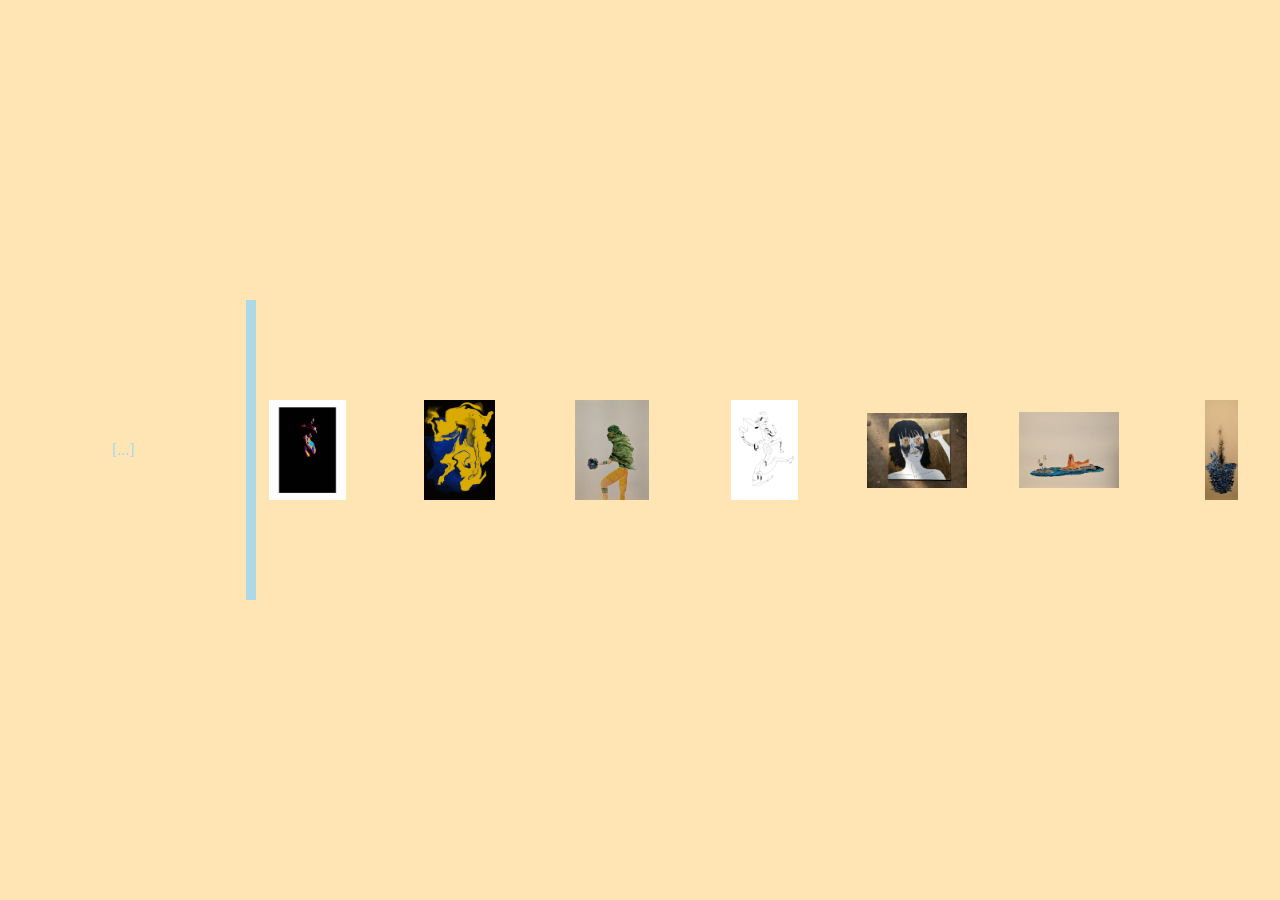
<file: html/art.html>
<!DOCTYPE html>
<html lang="en" dir="ltr">
  <head>
    <meta charset="utf-8">
    <meta content="width=device-width, initial-scale=1" name="viewport">
    <title>Art</title>
    <link rel="shortcut icon" href="#">
    <link rel="stylesheet" type="text/css" href="../css/art.css">
    <!--photoswipe-->
    <link rel="stylesheet" href="../css/photoswipe.css">
    <link rel="stylesheet" href="../css/default-skin.css">
    <script src="../js/photoswipe.js"></script>
    <script src="../js/photoswipe-ui-default.js"></script>
  </head>

  <body>
    <div class="container">

      <div class="descriptions" id="text">
        <a id="homeLink" href="../index.html">[...]</a>
      </div>      

      <div class="building">
        <div class="gallery">
          <div class="item">
            <img
              src="../assets/gallery/blackposestencil.jpg"
              class="image"
              id="img1"
              data-text="blackposestencil"
            />
          </div>

          <div class="item">
            <img
              src="../assets/gallery/bull.jpg"
              class="image"
              id="img2"
              data-text="bull"
            />
          </div>

          <div class="item">
            <img
              src="../assets/gallery/dessertstorm.jpg"
              class="image"
              id="img3"
              data-text="dessertstorm"
            />
          </div>

          <div class="item">
            <img
              src="../assets/gallery/eatingout.jpg"
              class="image"
              id="img4"
              data-text="eatingout"
            />
          </div>

          <div class="item">
            <img
              src="../assets/gallery/flowergirl.jpg"
              class="image"
              id="img5"
              data-text="flowergirl"
            />
          </div>

          <div class="item">
            <img
              src="../assets/gallery/galapagos.jpg"
              class="image"
              id="img6"
              data-text="galapagos"
            />
          </div>

          <div class="item">
            <img
              src="../assets/gallery/ghostamonstwaves.jpg"
              class="image"
              id="img7"
              data-text="ghostamongstwaves"
            />
          </div>

          <div class="item">
            <img
              src="../assets/gallery/icheated.jpg"
              class="image"
              id="img8"
              data-text="icheated"
            />
          </div>

          <div class="item">
            <img
              src="../assets/gallery/layers.jpg"
              class="image"
              id="img9"
              data-text="layers"
            />
          </div>

          <div class="item">
            <img
              src="../assets/gallery/nicehat.jpg"
              class="image"
              id="img10"
              data-text="nicechat"
            />
          </div>

          <div class="item">
            <img
              src="../assets/gallery/surprise.jpg"
              class="image"
              id="img11"
              data-text="surprise"
            />
          </div>

          <div class="item">
            <img
              src="../assets/gallery/swords.jpg"
              class="image"
              id="img12"
              data-text="swords"
            />
          </div>

          <div class="item">
            <img
              src="../assets/gallery/whatodo.jpg"
              class="image"
              id="img13"
              data-text="whattodo"
            />
          </div>
        </div>
      </div>

    </div>

    <!-- Root element of PhotoSwipe. Must have class pswp. -->
    <div class="pswp" tabindex="-1" role="dialog" aria-hidden="true">

      <!-- Background of PhotoSwipe. 
        It's a separate element as animating opacity is faster than rgba(). -->
      <div class="pswp__bg"></div>

      <!-- Slides wrapper with overflow:hidden. -->
      <div class="pswp__scroll-wrap">

        <!-- Container that holds slides. 
            PhotoSwipe keeps only 3 of them in the DOM to save memory.
            Don't modify these 3 pswp__item elements, data is added later on. -->
        <div class="pswp__container">
            <div class="pswp__item"></div>
            <div class="pswp__item"></div>
            <div class="pswp__item"></div>
        </div>

        <!-- Default (PhotoSwipeUI_Default) interface on top of sliding area. Can be changed. -->
        <div class="pswp__ui pswp__ui--hidden">

          <div class="pswp__top-bar">

            <!--  Controls are self-explanatory. Order can be changed. -->

            <div class="pswp__counter"></div>

            <button class="pswp__button pswp__button--close" title="Close (Esc)"></button>
            <button class="pswp__button pswp__button--share" title="Share"></button>
            <button class="pswp__button pswp__button--fs" title="Toggle fullscreen"></button>
            <button class="pswp__button pswp__button--zoom" title="Zoom in/out"></button>

            <!-- Preloader demo https://codepen.io/dimsemenov/pen/yyBWoR -->
            <!-- element will get class pswp__preloader--active when preloader is running -->
            <div class="pswp__preloader">
              <div class="pswp__preloader__icn">
                <div class="pswp__preloader__cut">
                  <div class="pswp__preloader__donut"></div>
                </div>
              </div>
            </div>
          </div>

          <div class="pswp__share-modal pswp__share-modal--hidden pswp__single-tap">
            <div class="pswp__share-tooltip"></div> 
          </div>

          <button class="pswp__button pswp__button--arrow--left" title="Previous (arrow left)">
          </button>

          <button class="pswp__button pswp__button--arrow--right" title="Next (arrow right)">
          </button>

          <div class="pswp__caption">
            <div class="pswp__caption__center"></div>
          </div>

        </div>

      </div>

    </div>

    <script src="../js/changeText.js"></script>
  </body>
</html>
</file>
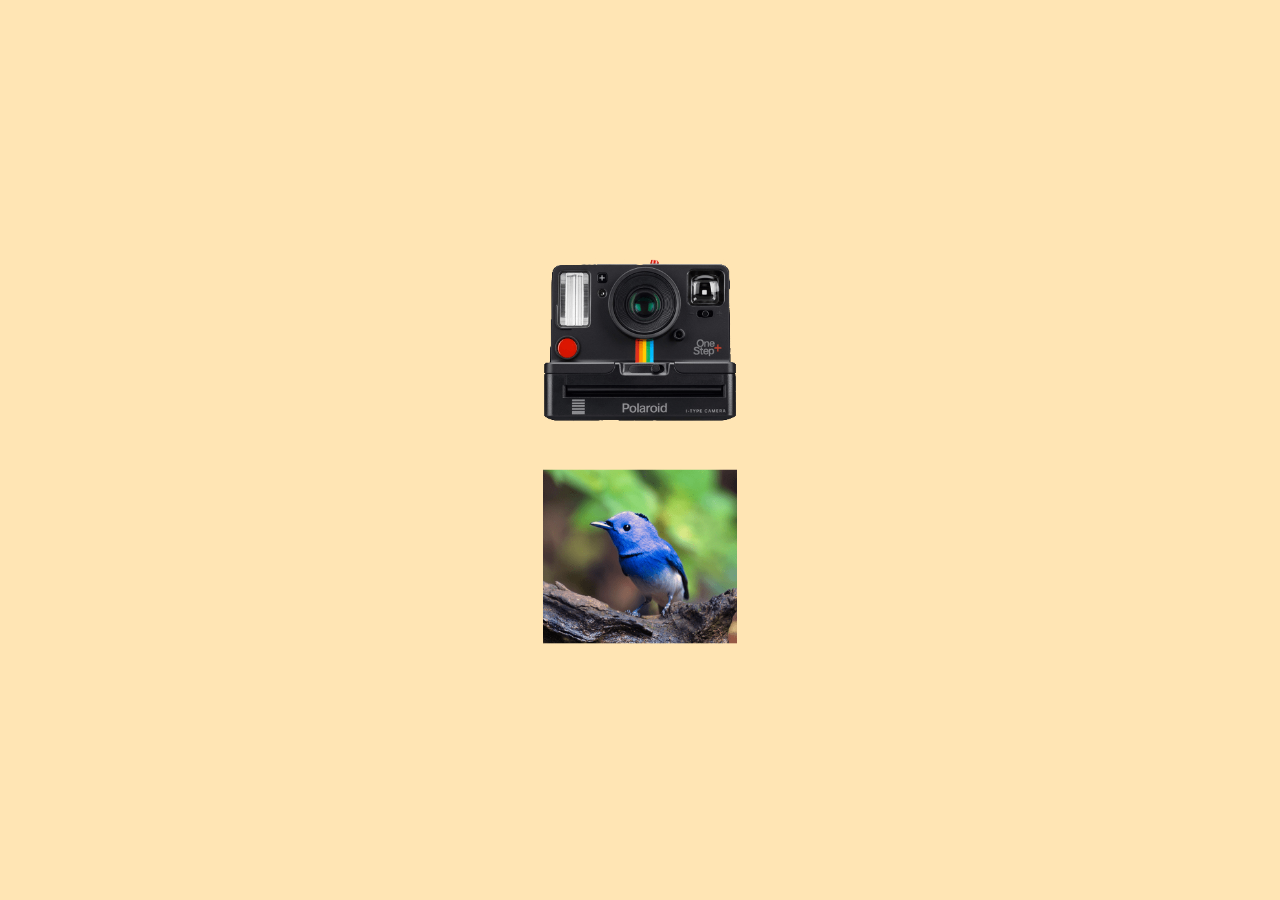
<file: html/contact.html>
<!DOCTYPE html>
<html lang="en">
<head>
    <meta charset="UTF-8">
    <meta name="viewport" content="width=device-width, initial-scale=1.0">
    <title>Contact</title>
    <link rel="shortcut icon" href="#">
    <link rel="stylesheet" type="text/css" href="../css/contact.css">
</head>
<body>
    <div class="container">
        <div class="contact">
            <a id="instaLink" href="https://www.instagram.com/ma2kito">
                <img id="insta" src="../assets/sample/insta.png">
            </a>
            
            <a id="twitterLink" href="https://twitter.com/ma2kito">
                <img id="twitter" src="../assets/sample/twitter.png">
            </a>

        </div>
    </div>
</body>
</html>
</file>
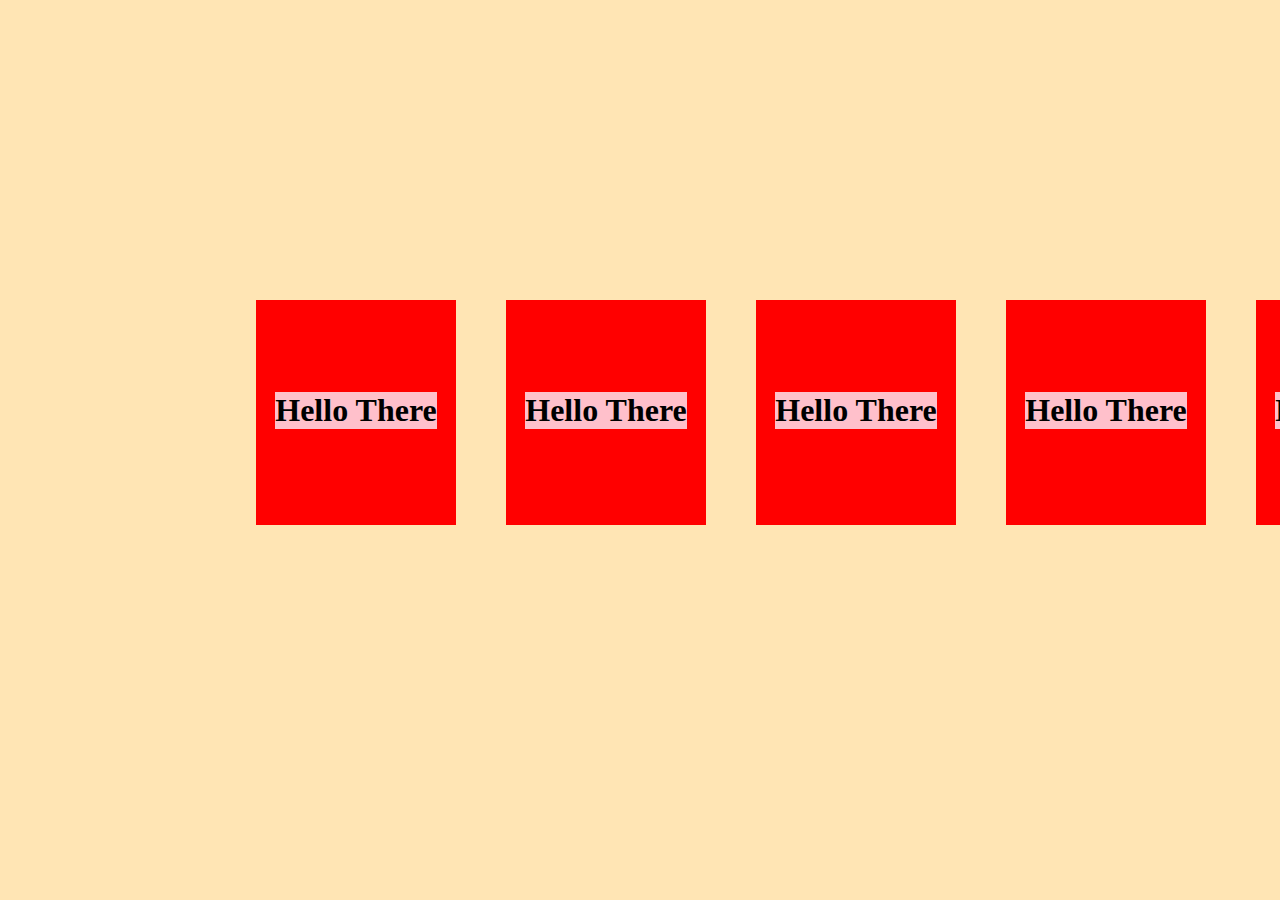
<file: html/whitepapers.html>
<!DOCTYPE html>
<html lang="en" dir="ltr">
  <head>
    <meta charset="utf-8">
    <title>White Papers</title>
    <link rel="shortcut icon" href="#">
    <link rel="stylesheet" type="text/css" href="../css/whitepapers.css">
  </head>

  <body>
    <div class="container">
      <div class="home">

      </div>

      <main>
        <div class="gallery">
          <div class="item">
            <div class="image">
              <h1>Hello There</h1>
            </div>
          </div>

          <div class="item">
            <div class="image">
              <h1>Hello There</h1>
            </div>
          </div>

          <div class="item">
            <div class="image">
              <h1>Hello There</h1>
            </div>
          </div>

          <div class="item">
            <div class="image">
              <h1>Hello There</h1>
            </div>
          </div>

          <div class="item">
            <div class="image">
              <h1>Hello There</h1>
            </div>
          </div>

          <div class="gallery">
            <div class="item">
              <div class="image">
                <h1>Hello There</h1>
              </div>
            </div>

            <div class="item">
              <div class="image">
                <h1>Hello There</h1>
              </div>
            </div>

            <div class="item">
              <div class="image">
                <h1>Hello There</h1>
              </div>
            </div>

            <div class="item">
              <div class="image">
                <h1>Hello There</h1>
              </div>
            </div>

            <div class="item">
              <div class="image">
                <h1>Hello There</h1>
              </div>
            </div>
      </main>
    </div>
  </body>
</html>
</file>
<file: css/art.css>
:root {
  --galleryAmount: 13;
}

* {
  margin: 0;
  padding: 0;
  box-sizing: border-box;
}

body {
  background-color: #ffe5b4;
}

.container {
  height: 100vh;
  width: 100vw;
  display: grid;
  grid-template-columns: 1fr 4fr;
  grid-template-rows: 1fr 1fr 1fr;
}

.descriptions {
  grid-column: 1/2;
  grid-row: 2/3;
  display: flex;
  flex-direction: column;
  position: relative;
  justify-content: center;
  align-items: center;
  color: #add8e6;
  border-right: 10px solid #add8e6;
  padding: 30px;
}

#homeLink {
  color: #add8e6;
  text-decoration: none;
}

#homeLink:hover {
  color: white;
}

.building {
  display: grid;
  align-items: center;
  overflow-y: hidden;
  grid-column: 2/3;
  grid-row: 2/3;
}

.gallery {
  height: 100%;
  width: 100%;
  display: grid;
  grid-template-columns: repeat(var(--galleryAmount), 10%);
  grid-auto-flow: column;
  grid-gap: 50px;
  overflow-x: scroll;
  overflow-y: hidden;
  scroll-snap-type: x proximity;
}

.gallery::-webkit-scrollbar {
  display: none;
}

@-moz-document url-prefix() {
  /* Disable scrollbar Firefox */
  .gallery {
    scrollbar-width: none;
  }
}

.item {
  scroll-snap-align: start;
  display: flex;
  flex-direction: column;
  justify-content: center;
  align-items: center;
  height: 100%;
  width: 100%;
}

.image {
  display: flex;
  justify-content: center;
  align-items: center;
  max-height: 100px;
  max-width: 100px;
  background-color: pink;
}

#lightbox {
  position: fixed;
  z-index: 99;
  top: 0;
  width: 100%;
  height: 100%;
  background-color: rgba(173, 216, 230, 0.5);
  display: none;
}

#lightbox.active {
  display: flex;
  justify-content: center;
  align-items: center;
}
</file>
<file: css/photoswipe.css>
/*! PhotoSwipe main CSS by Dmitry Semenov | photoswipe.com | MIT license */
/*
	Styles for basic PhotoSwipe functionality (sliding area, open/close transitions)
*/
/* pswp = photoswipe */
.pswp {
  display: none;
  position: absolute;
  width: 100%;
  height: 100%;
  left: 0;
  top: 0;
  overflow: hidden;
  -ms-touch-action: none;
  touch-action: none;
  z-index: 1500;
  -webkit-text-size-adjust: 100%;
  /* create separate layer, to avoid paint on window.onscroll in webkit/blink */
  -webkit-backface-visibility: hidden;
  outline: none; }
  .pswp * {
    -webkit-box-sizing: border-box;
            box-sizing: border-box; }
  .pswp img {
    max-width: none; }

/* style is added when JS option showHideOpacity is set to true */
.pswp--animate_opacity {
  /* 0.001, because opacity:0 doesn't trigger Paint action, which causes lag at start of transition */
  opacity: 0.001;
  will-change: opacity;
  /* for open/close transition */
  -webkit-transition: opacity 333ms cubic-bezier(0.4, 0, 0.22, 1);
          transition: opacity 333ms cubic-bezier(0.4, 0, 0.22, 1); }

.pswp--open {
  display: block; }

.pswp--zoom-allowed .pswp__img {
  /* autoprefixer: off */
  cursor: -webkit-zoom-in;
  cursor: -moz-zoom-in;
  cursor: zoom-in; }

.pswp--zoomed-in .pswp__img {
  /* autoprefixer: off */
  cursor: -webkit-grab;
  cursor: -moz-grab;
  cursor: grab; }

.pswp--dragging .pswp__img {
  /* autoprefixer: off */
  cursor: -webkit-grabbing;
  cursor: -moz-grabbing;
  cursor: grabbing; }

/*
	Background is added as a separate element.
	As animating opacity is much faster than animating rgba() background-color.
*/
.pswp__bg {
  position: absolute;
  left: 0;
  top: 0;
  width: 100%;
  height: 100%;
  background: #000;
  opacity: 0;
  -webkit-transform: translateZ(0);
          transform: translateZ(0);
  -webkit-backface-visibility: hidden;
  will-change: opacity; }

.pswp__scroll-wrap {
  position: absolute;
  left: 0;
  top: 0;
  width: 100%;
  height: 100%;
  overflow: hidden; }

.pswp__container,
.pswp__zoom-wrap {
  -ms-touch-action: none;
  touch-action: none;
  position: absolute;
  left: 0;
  right: 0;
  top: 0;
  bottom: 0; }

/* Prevent selection and tap highlights */
.pswp__container,
.pswp__img {
  -webkit-user-select: none;
  -moz-user-select: none;
  -ms-user-select: none;
      user-select: none;
  -webkit-tap-highlight-color: transparent;
  -webkit-touch-callout: none; }

.pswp__zoom-wrap {
  position: absolute;
  width: 100%;
  -webkit-transform-origin: left top;
  -ms-transform-origin: left top;
  transform-origin: left top;
  /* for open/close transition */
  -webkit-transition: -webkit-transform 333ms cubic-bezier(0.4, 0, 0.22, 1);
          transition: transform 333ms cubic-bezier(0.4, 0, 0.22, 1); }

.pswp__bg {
  will-change: opacity;
  /* for open/close transition */
  -webkit-transition: opacity 333ms cubic-bezier(0.4, 0, 0.22, 1);
          transition: opacity 333ms cubic-bezier(0.4, 0, 0.22, 1); }

.pswp--animated-in .pswp__bg,
.pswp--animated-in .pswp__zoom-wrap {
  -webkit-transition: none;
  transition: none; }

.pswp__container,
.pswp__zoom-wrap {
  -webkit-backface-visibility: hidden; }

.pswp__item {
  position: absolute;
  left: 0;
  right: 0;
  top: 0;
  bottom: 0;
  overflow: hidden; }

.pswp__img {
  position: absolute;
  width: auto;
  height: auto;
  top: 0;
  left: 0; }

/*
	stretched thumbnail or div placeholder element (see below)
	style is added to avoid flickering in webkit/blink when layers overlap
*/
.pswp__img--placeholder {
  -webkit-backface-visibility: hidden; }

/*
	div element that matches size of large image
	large image loads on top of it
*/
.pswp__img--placeholder--blank {
  background: #222; }

.pswp--ie .pswp__img {
  width: 100% !important;
  height: auto !important;
  left: 0;
  top: 0; }

/*
	Error message appears when image is not loaded
	(JS option errorMsg controls markup)
*/
.pswp__error-msg {
  position: absolute;
  left: 0;
  top: 50%;
  width: 100%;
  text-align: center;
  font-size: 14px;
  line-height: 16px;
  margin-top: -8px;
  color: #CCC; }

.pswp__error-msg a {
  color: #CCC;
  text-decoration: underline; }
</file>
<file: css/default-skin.css>
/*! PhotoSwipe Default UI CSS by Dmitry Semenov | photoswipe.com | MIT license */
/*

	Contents:

	1. Buttons
	2. Share modal and links
	3. Index indicator ("1 of X" counter)
	4. Caption
	5. Loading indicator
	6. Additional styles (root element, top bar, idle state, hidden state, etc.)

*/
/*
	
	1. Buttons

 */
/* <button> css reset */
.pswp__button {
  width: 44px;
  height: 44px;
  position: relative;
  background: none;
  cursor: pointer;
  overflow: visible;
  -webkit-appearance: none;
  display: block;
  border: 0;
  padding: 0;
  margin: 0;
  float: right;
  opacity: 0.75;
  -webkit-transition: opacity 0.2s;
          transition: opacity 0.2s;
  -webkit-box-shadow: none;
          box-shadow: none; }
  .pswp__button:focus, .pswp__button:hover {
    opacity: 1; }
  .pswp__button:active {
    outline: none;
    opacity: 0.9; }
  .pswp__button::-moz-focus-inner {
    padding: 0;
    border: 0; }

/* pswp__ui--over-close class it added when mouse is over element that should close gallery */
.pswp__ui--over-close .pswp__button--close {
  opacity: 1; }

.pswp__button,
.pswp__button--arrow--left:before,
.pswp__button--arrow--right:before {
  background: url(../assets/default-skin.png) 0 0 no-repeat;
  background-size: 264px 88px;
  width: 44px;
  height: 44px; }

@media (-webkit-min-device-pixel-ratio: 1.1), (-webkit-min-device-pixel-ratio: 1.09375), (min-resolution: 105dpi), (min-resolution: 1.1dppx) {
  /* Serve SVG sprite if browser supports SVG and resolution is more than 105dpi */
  .pswp--svg .pswp__button,
  .pswp--svg .pswp__button--arrow--left:before,
  .pswp--svg .pswp__button--arrow--right:before {
    background-image: url(../assets/default-skin.svg); }
  .pswp--svg .pswp__button--arrow--left,
  .pswp--svg .pswp__button--arrow--right {
    background: none; } }

.pswp__button--close {
  background-position: 0 -44px; }

.pswp__button--share {
  background-position: -44px -44px; }

.pswp__button--fs {
  display: none; }

.pswp--supports-fs .pswp__button--fs {
  display: block; }

.pswp--fs .pswp__button--fs {
  background-position: -44px 0; }

.pswp__button--zoom {
  display: none;
  background-position: -88px 0; }

.pswp--zoom-allowed .pswp__button--zoom {
  display: block; }

.pswp--zoomed-in .pswp__button--zoom {
  background-position: -132px 0; }

/* no arrows on touch screens */
.pswp--touch .pswp__button--arrow--left,
.pswp--touch .pswp__button--arrow--right {
  visibility: hidden; }

/*
	Arrow buttons hit area
	(icon is added to :before pseudo-element)
*/
.pswp__button--arrow--left,
.pswp__button--arrow--right {
  background: none;
  top: 50%;
  margin-top: -50px;
  width: 70px;
  height: 100px;
  position: absolute; }

.pswp__button--arrow--left {
  left: 0; }

.pswp__button--arrow--right {
  right: 0; }

.pswp__button--arrow--left:before,
.pswp__button--arrow--right:before {
  content: '';
  top: 35px;
  background-color: rgba(0, 0, 0, 0.3);
  height: 30px;
  width: 32px;
  position: absolute; }

.pswp__button--arrow--left:before {
  left: 6px;
  background-position: -138px -44px; }

.pswp__button--arrow--right:before {
  right: 6px;
  background-position: -94px -44px; }

/*

	2. Share modal/popup and links

 */
.pswp__counter,
.pswp__share-modal {
  -webkit-user-select: none;
  -moz-user-select: none;
  -ms-user-select: none;
      user-select: none; }

.pswp__share-modal {
  display: block;
  background: rgba(0, 0, 0, 0.5);
  width: 100%;
  height: 100%;
  top: 0;
  left: 0;
  padding: 10px;
  position: absolute;
  z-index: 1600;
  opacity: 0;
  -webkit-transition: opacity 0.25s ease-out;
          transition: opacity 0.25s ease-out;
  -webkit-backface-visibility: hidden;
  will-change: opacity; }

.pswp__share-modal--hidden {
  display: none; }

.pswp__share-tooltip {
  z-index: 1620;
  position: absolute;
  background: #FFF;
  top: 56px;
  border-radius: 2px;
  display: block;
  width: auto;
  right: 44px;
  -webkit-box-shadow: 0 2px 5px rgba(0, 0, 0, 0.25);
          box-shadow: 0 2px 5px rgba(0, 0, 0, 0.25);
  -webkit-transform: translateY(6px);
      -ms-transform: translateY(6px);
          transform: translateY(6px);
  -webkit-transition: -webkit-transform 0.25s;
          transition: transform 0.25s;
  -webkit-backface-visibility: hidden;
  will-change: transform; }
  .pswp__share-tooltip a {
    display: block;
    padding: 8px 12px;
    color: #000;
    text-decoration: none;
    font-size: 14px;
    line-height: 18px; }
    .pswp__share-tooltip a:hover {
      text-decoration: none;
      color: #000; }
    .pswp__share-tooltip a:first-child {
      /* round corners on the first/last list item */
      border-radius: 2px 2px 0 0; }
    .pswp__share-tooltip a:last-child {
      border-radius: 0 0 2px 2px; }

.pswp__share-modal--fade-in {
  opacity: 1; }
  .pswp__share-modal--fade-in .pswp__share-tooltip {
    -webkit-transform: translateY(0);
        -ms-transform: translateY(0);
            transform: translateY(0); }

/* increase size of share links on touch devices */
.pswp--touch .pswp__share-tooltip a {
  padding: 16px 12px; }

a.pswp__share--facebook:before {
  content: '';
  display: block;
  width: 0;
  height: 0;
  position: absolute;
  top: -12px;
  right: 15px;
  border: 6px solid transparent;
  border-bottom-color: #FFF;
  -webkit-pointer-events: none;
  -moz-pointer-events: none;
  pointer-events: none; }

a.pswp__share--facebook:hover {
  background: #3E5C9A;
  color: #FFF; }
  a.pswp__share--facebook:hover:before {
    border-bottom-color: #3E5C9A; }

a.pswp__share--twitter:hover {
  background: #55ACEE;
  color: #FFF; }

a.pswp__share--pinterest:hover {
  background: #CCC;
  color: #CE272D; }

a.pswp__share--download:hover {
  background: #DDD; }

/*

	3. Index indicator ("1 of X" counter)

 */
.pswp__counter {
  position: absolute;
  left: 0;
  top: 0;
  height: 44px;
  font-size: 13px;
  line-height: 44px;
  color: #FFF;
  opacity: 0.75;
  padding: 0 10px; }

/*
	
	4. Caption

 */
.pswp__caption {
  position: absolute;
  left: 0;
  bottom: 0;
  width: 100%;
  min-height: 44px; }
  .pswp__caption small {
    font-size: 11px;
    color: #BBB; }

.pswp__caption__center {
  text-align: left;
  max-width: 420px;
  margin: 0 auto;
  font-size: 13px;
  padding: 10px;
  line-height: 20px;
  color: #CCC; }

.pswp__caption--empty {
  display: none; }

/* Fake caption element, used to calculate height of next/prev image */
.pswp__caption--fake {
  visibility: hidden; }

/*

	5. Loading indicator (preloader)

	You can play with it here - http://codepen.io/dimsemenov/pen/yyBWoR

 */
.pswp__preloader {
  width: 44px;
  height: 44px;
  position: absolute;
  top: 0;
  left: 50%;
  margin-left: -22px;
  opacity: 0;
  -webkit-transition: opacity 0.25s ease-out;
          transition: opacity 0.25s ease-out;
  will-change: opacity;
  direction: ltr; }

.pswp__preloader__icn {
  width: 20px;
  height: 20px;
  margin: 12px; }

.pswp__preloader--active {
  opacity: 1; }
  .pswp__preloader--active .pswp__preloader__icn {
    /* We use .gif in browsers that don't support CSS animation */
    background: url(../assets/preloader.gif) 0 0 no-repeat; }

.pswp--css_animation .pswp__preloader--active {
  opacity: 1; }
  .pswp--css_animation .pswp__preloader--active .pswp__preloader__icn {
    -webkit-animation: clockwise 500ms linear infinite;
            animation: clockwise 500ms linear infinite; }
  .pswp--css_animation .pswp__preloader--active .pswp__preloader__donut {
    -webkit-animation: donut-rotate 1000ms cubic-bezier(0.4, 0, 0.22, 1) infinite;
            animation: donut-rotate 1000ms cubic-bezier(0.4, 0, 0.22, 1) infinite; }

.pswp--css_animation .pswp__preloader__icn {
  background: none;
  opacity: 0.75;
  width: 14px;
  height: 14px;
  position: absolute;
  left: 15px;
  top: 15px;
  margin: 0; }

.pswp--css_animation .pswp__preloader__cut {
  /* 
			The idea of animating inner circle is based on Polymer ("material") loading indicator 
			 by Keanu Lee https://blog.keanulee.com/2014/10/20/the-tale-of-three-spinners.html
		*/
  position: relative;
  width: 7px;
  height: 14px;
  overflow: hidden; }

.pswp--css_animation .pswp__preloader__donut {
  -webkit-box-sizing: border-box;
          box-sizing: border-box;
  width: 14px;
  height: 14px;
  border: 2px solid #FFF;
  border-radius: 50%;
  border-left-color: transparent;
  border-bottom-color: transparent;
  position: absolute;
  top: 0;
  left: 0;
  background: none;
  margin: 0; }

@media screen and (max-width: 1024px) {
  .pswp__preloader {
    position: relative;
    left: auto;
    top: auto;
    margin: 0;
    float: right; } }

@-webkit-keyframes clockwise {
  0% {
    -webkit-transform: rotate(0deg);
            transform: rotate(0deg); }
  100% {
    -webkit-transform: rotate(360deg);
            transform: rotate(360deg); } }

@keyframes clockwise {
  0% {
    -webkit-transform: rotate(0deg);
            transform: rotate(0deg); }
  100% {
    -webkit-transform: rotate(360deg);
            transform: rotate(360deg); } }

@-webkit-keyframes donut-rotate {
  0% {
    -webkit-transform: rotate(0);
            transform: rotate(0); }
  50% {
    -webkit-transform: rotate(-140deg);
            transform: rotate(-140deg); }
  100% {
    -webkit-transform: rotate(0);
            transform: rotate(0); } }

@keyframes donut-rotate {
  0% {
    -webkit-transform: rotate(0);
            transform: rotate(0); }
  50% {
    -webkit-transform: rotate(-140deg);
            transform: rotate(-140deg); }
  100% {
    -webkit-transform: rotate(0);
            transform: rotate(0); } }

/*
	
	6. Additional styles

 */
/* root element of UI */
.pswp__ui {
  -webkit-font-smoothing: auto;
  visibility: visible;
  opacity: 1;
  z-index: 1550; }

/* top black bar with buttons and "1 of X" indicator */
.pswp__top-bar {
  position: absolute;
  left: 0;
  top: 0;
  height: 44px;
  width: 100%; }

.pswp__caption,
.pswp__top-bar,
.pswp--has_mouse .pswp__button--arrow--left,
.pswp--has_mouse .pswp__button--arrow--right {
  -webkit-backface-visibility: hidden;
  will-change: opacity;
  -webkit-transition: opacity 333ms cubic-bezier(0.4, 0, 0.22, 1);
          transition: opacity 333ms cubic-bezier(0.4, 0, 0.22, 1); }

/* pswp--has_mouse class is added only when two subsequent mousemove events occur */
.pswp--has_mouse .pswp__button--arrow--left,
.pswp--has_mouse .pswp__button--arrow--right {
  visibility: visible; }

.pswp__top-bar,
.pswp__caption {
  background-color: rgba(0, 0, 0, 0.5); }

/* pswp__ui--fit class is added when main image "fits" between top bar and bottom bar (caption) */
.pswp__ui--fit .pswp__top-bar,
.pswp__ui--fit .pswp__caption {
  background-color: rgba(0, 0, 0, 0.3); }

/* pswp__ui--idle class is added when mouse isn't moving for several seconds (JS option timeToIdle) */
.pswp__ui--idle .pswp__top-bar {
  opacity: 0; }

.pswp__ui--idle .pswp__button--arrow--left,
.pswp__ui--idle .pswp__button--arrow--right {
  opacity: 0; }

/*
	pswp__ui--hidden class is added when controls are hidden
	e.g. when user taps to toggle visibility of controls
*/
.pswp__ui--hidden .pswp__top-bar,
.pswp__ui--hidden .pswp__caption,
.pswp__ui--hidden .pswp__button--arrow--left,
.pswp__ui--hidden .pswp__button--arrow--right {
  /* Force paint & create composition layer for controls. */
  opacity: 0.001; }

/* pswp__ui--one-slide class is added when there is just one item in gallery */
.pswp__ui--one-slide .pswp__button--arrow--left,
.pswp__ui--one-slide .pswp__button--arrow--right,
.pswp__ui--one-slide .pswp__counter {
  display: none; }

.pswp__element--disabled {
  display: none !important; }

.pswp--minimal--dark .pswp__top-bar {
  background: none; }
</file>
<file: css/contact.css>
* {
    margin: 0;
    padding: 0;
    box-sizing: border-box;
}
  
body {
    background-color: #ffe5b4;
}
  
.container {
    height: 100vh;
    width: 100vw;
    display: grid;
    grid-template-columns: 1fr 1fr 1fr;
    grid-template-rows: 1fr 1fr 1fr;
}

.contact {
    grid-column: 2/3;
    grid-row: 2/3;
    display: flex;
    flex-direction: column;
    position: relative;
    justify-content: center;
    align-items: center;
    color: #add8e6;
    padding: 10px;
    margin: 10px;
}

#instaLink {
    height: 50%;
    width: 50%;
    margin: 10px;
}

#twitterLink {
    height: 50%;
    width: 50%;
    margin: 10px;
}

#insta {
    max-height: 100%;
    width: 100%;
}

#twitter {
    max-height: 100%;
    width: 100%;
}

@media only screen and (max-width: 600px) {
    #instaLink {
        height: 100%;
        width: 100%;
        margin: 10px;
    }

    #twitterLink {
        height: 100%;
        width: 100%;
        margin: 10px;
    }
}
</file>
<file: css/whitepapers.css>
* {
  margin: 0;
  padding: 0;
  box-sizing: border-box;
}

body {
  background-color: #ffe5b4;
}

.container {
  height: 100vh;
  width: 100%;
  display: grid;
  grid-template-columns: 1fr 4fr;
  grid-template-rows: 1fr 1fr 1fr;
  justify-content: center;
  text-align: center;
}

main {
  display: grid;
  align-items: center;
  height: 80%;
  width: 100%;
  overflow-y: hidden;
  grid-column: 2/3;
  grid-row: 2/3;
}

.gallery::-webkit-scrollbar {
  display: none;
}

.gallery {
  height: 100%;
  width: 100%;
  display: grid;
  grid-template-columns: repeat(10, 200px);
  grid-auto-flow: column;
  grid-auto-columns: 10%;
  grid-gap: 50px;
  overflow-x: scroll;
  overflow-y: hidden;
  scroll-snap-type: x proximity;
  padding-bottom: 10px;
  margin-bottom: 10px;
}

.item {
  display: flex;
  justify-content: center;
  align-items: center;
  height: 100%;
  padding: 10px;
  background-color: red;
}

.image {
  max-height: 100%;
  max-width: 100%;
  background-color: pink;
}
</file>
